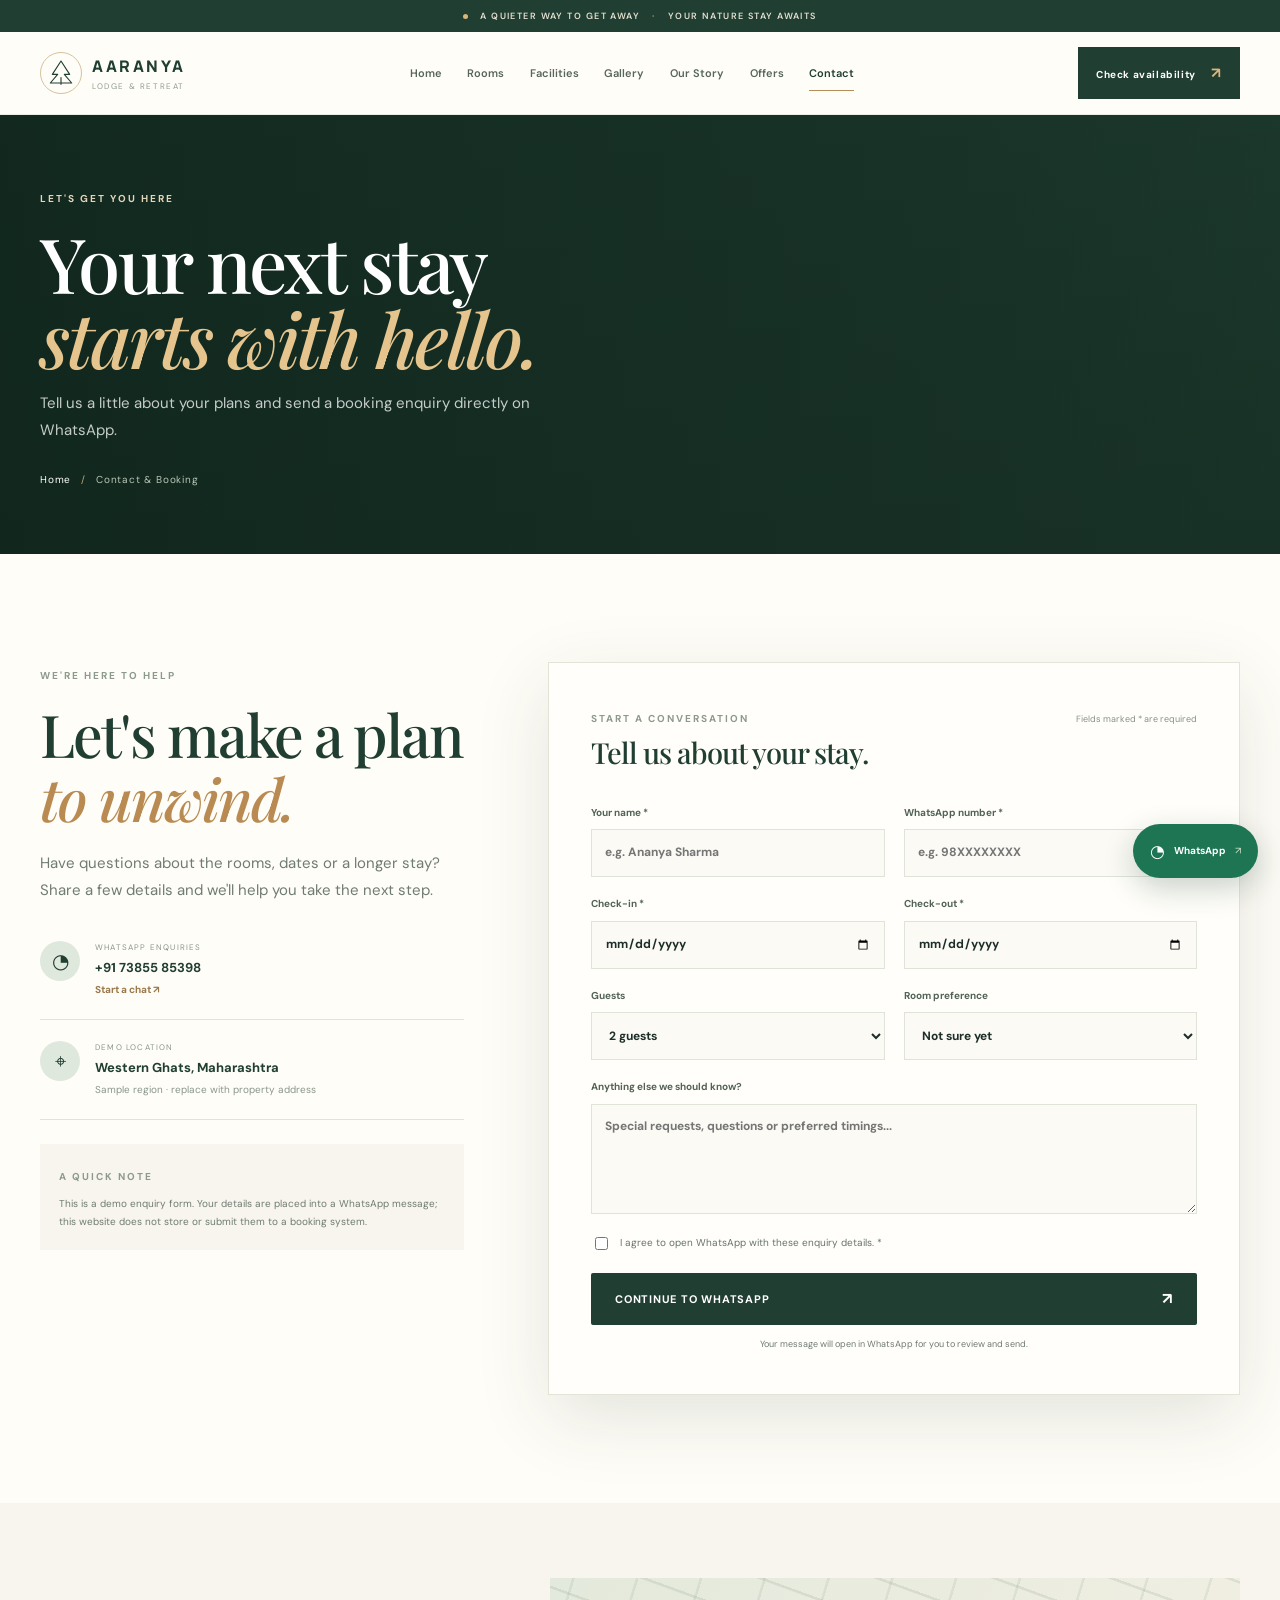
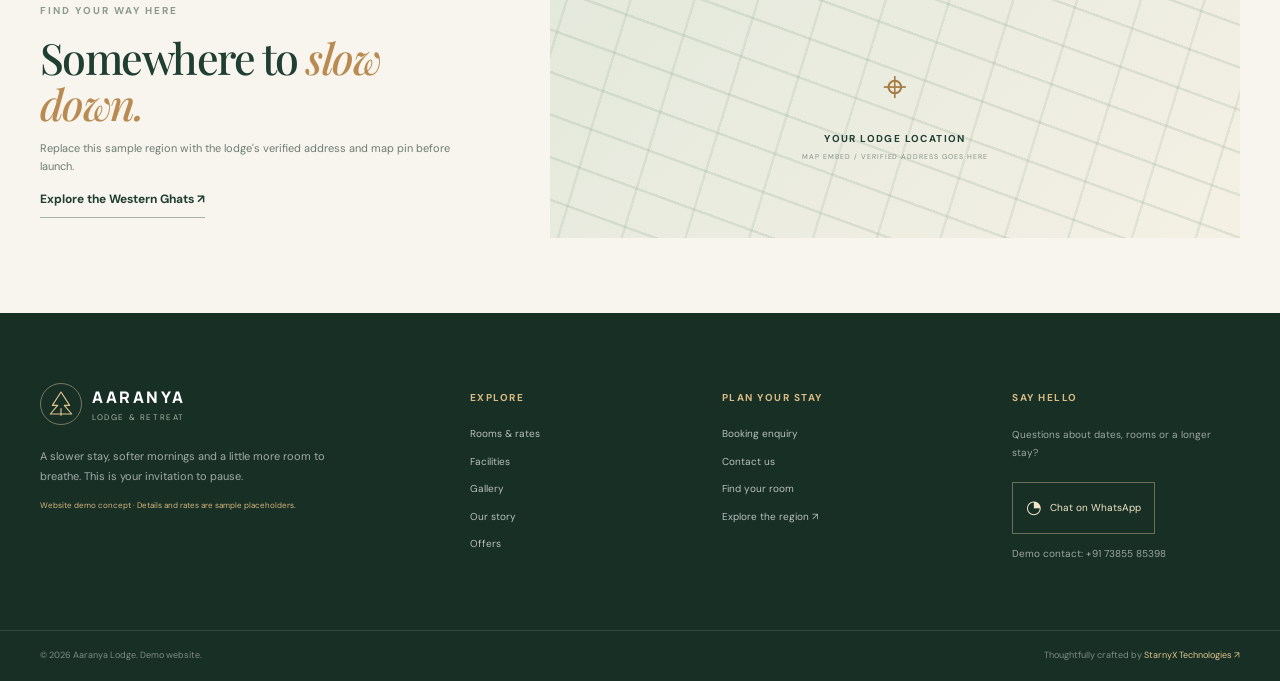
<file: contact.html>
<!doctype html>
<html lang="en"><head><meta charset="utf-8"><meta name="viewport" content="width=device-width, initial-scale=1"><meta name="theme-color" content="#203e32"><meta name="description" content="Aaranya Lodge is a nature-inspired lodge website demo with rooms, thoughtful comforts and WhatsApp booking enquiries."><meta property="og:title" content="Contact & Booking | Aaranya Lodge"><meta property="og:description" content="A slower stay, softer mornings and a little more room to breathe."><meta property="og:type" content="website"><link rel="icon" href="favicon.svg" type="image/svg+xml"><link rel="preconnect" href="https://fonts.googleapis.com"><link rel="preconnect" href="https://fonts.gstatic.com" crossorigin><link href="https://fonts.googleapis.com/css2?family=DM+Sans:wght@400;500;600;700&family=Manrope:wght@400;500;600;700;800&family=Playfair+Display:ital,wght@0,500;0,600;0,700;1,500;1,600&display=swap" rel="stylesheet"><link rel="stylesheet" href="styles.css"><title>Contact & Booking | Aaranya Lodge</title></head><body>
<div class="page-loader" role="status" aria-label="Preparing your stay">
  <div class="loader-inner">
    <div class="loader-art" aria-hidden="true">
      <svg viewBox="0 0 260 150" role="img">
        <circle class="loader-sun" cx="130" cy="55" r="23"/>
        <path class="loader-mountain back" d="M8 116 72 49l34 39 29-33 57 61Z"/>
        <path class="loader-mountain front" d="m76 117 52-59 55 59Z"/>
        <path class="loader-ground" d="M12 119q48-15 91 0t145 0v16H12Z"/>
        <path class="loader-cabin" d="m102 116 28-24 29 24v22h-57Z"/>
        <path class="loader-cabin-door" d="M124 119h13v19h-13z"/>
        <path class="loader-leaf leaf-a" d="M36 44q-20-19-20 2 12 9 20-2Z"/>
        <path class="loader-leaf leaf-b" d="M220 58q19-18 22 2-12 10-22-2Z"/>
      </svg>
    </div>
    <div class="loader-brand">AARANYA <span>LODGE</span></div>
    <p>A little moment of calm...</p>
    <div class="loader-progress"><i></i></div>
  </div>
</div><div class="announce"><span class="announce-dot"></span> A QUIETER WAY TO GET AWAY <span class="announce-divider">·</span> YOUR NATURE STAY AWAITS</div>
<header class="site-header">
 <div class="nav-shell">
  <a class="brand" href="index.html" aria-label="Aaranya Lodge home"><span class="brand-symbol"><svg viewBox="0 0 42 42" aria-hidden="true"><path d="M21 3 8 23h8L5 36h32L26 23h8L21 3Z"/><path d="M21 28v10"/></svg></span><span class="brand-type"><strong>AARANYA</strong><small>LODGE &amp; RETREAT</small></span></a>
  <button class="menu-toggle" aria-label="Open navigation" aria-expanded="false"><span></span><span></span><span></span></button>
  <nav class="main-nav" aria-label="Main navigation"><a href="index.html">Home</a><a href="rooms.html">Rooms</a><a href="facilities.html">Facilities</a><a href="gallery.html">Gallery</a><a href="about.html">Our Story</a><a href="offers.html">Offers</a><a href="contact.html">Contact</a></nav>
  <a class="nav-book" href="contact.html#booking">Check availability <span>↗</span></a>
 </div>
</header><main>
<section class="page-hero page-hero-contact"><div class="page-hero-bg" style="background-image:url(https://images.unsplash.com/photo-1761322026605-2d5d35b58d41?auto=format&fit=crop&w=1500&q=82)"></div><div class="page-hero-shade"></div><div class="wrap page-hero-content"><span class="eyebrow light">LET'S GET YOU HERE</span><h1>Your next stay<br><em>starts with hello.</em></h1><p>Tell us a little about your plans and send a booking enquiry directly on WhatsApp.</p><div class="crumb"><a href="index.html">Home</a><span>/</span> Contact &amp; Booking</div></div></section>
<section class="section wrap contact-layout"><div class="contact-copy"><span class="eyebrow">WE'RE HERE TO HELP</span><h2>Let's make a plan<br><em>to unwind.</em></h2><p>Have questions about the rooms, dates or a longer stay? Share a few details and we'll help you take the next step.</p><div class="contact-detail"><span class="contact-detail-icon">◔</span><div><small>WHATSAPP ENQUIRIES</small><b>+91 73855 85398</b><a href="https://wa.me/917385585398?text=Hello%20Aaranya%20Lodge%2C%20I%20have%20a%20question." target="_blank" rel="noopener">Start a chat ↗</a></div></div><div class="contact-detail"><span class="contact-detail-icon">⌖</span><div><small>DEMO LOCATION</small><b>Western Ghats, Maharashtra</b><span>Sample region · replace with property address</span></div></div><div class="contact-hours"><span class="eyebrow">A QUICK NOTE</span><p>This is a demo enquiry form. Your details are placed into a WhatsApp message; this website does not store or submit them to a booking system.</p></div></div>
<form class="booking-form" id="booking" data-whatsapp-form><div class="form-heading"><div><span class="eyebrow">START A CONVERSATION</span><h3>Tell us about your stay.</h3></div><small>Fields marked * are required</small></div><div class="form-grid"><label>Your name *<input name="name" type="text" placeholder="e.g. Ananya Sharma" required autocomplete="name"></label><label>WhatsApp number *<input name="phone" type="tel" placeholder="e.g. 98XXXXXXXX" required autocomplete="tel" pattern="[0-9+() -]{8,18}"></label><label>Check-in *<input name="checkin" type="date" required></label><label>Check-out *<input name="checkout" type="date" required></label><label>Guests<select name="guests" required><option value="2 guests">2 guests</option><option value="1 guest">1 guest</option><option value="3 guests">3 guests</option><option value="4 guests">4 guests</option><option value="5+ guests">5+ guests</option></select></label><label>Room preference<select name="room"><option value="Not sure yet">Not sure yet</option><option value="Garden Room">Garden Room</option><option value="Valley View Suite">Valley View Suite</option><option value="Family Lodge">Family Lodge</option></select></label><label class="full-field">Anything else we should know?<textarea name="notes" rows="4" placeholder="Special requests, questions or preferred timings..."></textarea></label></div><label class="consent-check"><input type="checkbox" name="consent" required><span>I agree to open WhatsApp with these enquiry details. *</span></label><button class="btn btn-dark form-submit" type="submit">Continue to WhatsApp <span>↗</span></button><p class="form-status" role="status" aria-live="polite">Your message will open in WhatsApp for you to review and send.</p></form></section>
<section class="contact-bottom"><div class="wrap contact-bottom-inner"><div><span class="eyebrow">FIND YOUR WAY HERE</span><h2>Somewhere to <em>slow down.</em></h2><p>Replace this sample region with the lodge's verified address and map pin before launch.</p><a class="text-link" href="https://www.google.com/maps/search/?api=1&query=Western+Ghats%2C+Maharashtra" target="_blank" rel="noopener">Explore the Western Ghats ↗</a></div><div class="map-placeholder"><div class="map-lines"></div><span class="map-pin">⌖</span><b>YOUR LODGE LOCATION</b><small>MAP EMBED / VERIFIED ADDRESS GOES HERE</small></div></div></section>
</main>
<footer class="site-footer">
 <div class="footer-top wrap"><div class="footer-brand-col"><a class="brand brand-footer" href="index.html"><span class="brand-symbol"><svg viewBox="0 0 42 42" aria-hidden="true"><path d="M21 3 8 23h8L5 36h32L26 23h8L21 3Z"/><path d="M21 28v10"/></svg></span><span class="brand-type"><strong>AARANYA</strong><small>LODGE &amp; RETREAT</small></span></a><p>A slower stay, softer mornings and a little more room to breathe. This is your invitation to pause.</p><span class="demo-note">Website demo concept · Details and rates are sample placeholders.</span></div>
 <div><h4>Explore</h4><a href="rooms.html">Rooms &amp; rates</a><a href="facilities.html">Facilities</a><a href="gallery.html">Gallery</a><a href="about.html">Our story</a><a href="offers.html">Offers</a></div>
 <div><h4>Plan your stay</h4><a href="contact.html#booking">Booking enquiry</a><a href="contact.html">Contact us</a><a href="rooms.html#room-list">Find your room</a><a href="https://www.google.com/maps/search/?api=1&query=Western+Ghats%2C+Maharashtra" target="_blank" rel="noopener">Explore the region ↗</a></div>
 <div><h4>Say hello</h4><p class="footer-muted">Questions about dates, rooms or a longer stay?</p><a class="footer-whatsapp" href="https://wa.me/917385585398?text=Hello%20Aaranya%20Lodge%2C%20I%20would%20like%20to%20enquire." target="_blank" rel="noopener"><span>◔</span> Chat on WhatsApp</a><p class="footer-muted small">Demo contact: +91 73855 85398</p></div></div>
 <div class="footer-bottom"><div class="wrap footer-bottom-inner"><span>© <span data-year></span> Aaranya Lodge. Demo website.</span><span>Thoughtfully crafted by <a href="https://starnyxtechnologies.in" target="_blank" rel="noopener">StarnyX Technologies ↗</a></span></div></div>
</footer><a class="floating-wa" href="https://wa.me/917385585398?text=Hello%20Aaranya%20Lodge%2C%20I%20would%20like%20to%20enquire." target="_blank" rel="noopener" aria-label="Chat with Aaranya Lodge on WhatsApp"><span>◔</span><b>WhatsApp</b><i>↗</i></a>
<script src="script.js" defer></script></body></html>
</file>
<file: styles.css>
/* Aaranya Lodge — responsive demo website */
:root{--forest:#203e32;--forest2:#2d5142;--forest3:#456b59;--sage:#dfe8dc;--cream:#f7f5ed;--sand:#eee9dc;--paper:#fffdf7;--gold:#d9b77b;--gold2:#e8d2a7;--ink:#1d2e28;--muted:#6f7c72;--line:#e3e3d8;--white:#fff;--shadow:0 22px 70px rgba(28,50,39,.12);--wrap:min(1200px,calc(100% - 56px));}
*{box-sizing:border-box}html{scroll-behavior:smooth;scroll-padding-top:90px}body{margin:0;background:var(--paper);color:var(--ink);font-family:'DM Sans',sans-serif;font-size:15px;line-height:1.65;-webkit-font-smoothing:antialiased}img{display:block;max-width:100%}a{color:inherit;text-decoration:none}button,input,select,textarea{font:inherit}button{cursor:pointer}.wrap{width:var(--wrap);margin-inline:auto}.center{text-align:center}.eyebrow{display:inline-flex;align-items:center;gap:10px;font-size:10px;font-weight:700;letter-spacing:.2em;color:#8c9a8d;text-transform:uppercase}.eyebrow.light{color:#e4d7b9}.eyebrow i,.announce-dot{display:inline-block;width:7px;height:7px;background:var(--gold);border-radius:50%;box-shadow:0 0 0 4px rgba(217,183,123,.15)}h1,h2,h3,p{margin-top:0}h1,h2,h3{font-family:'Playfair Display',serif;font-weight:500;letter-spacing:-.035em}h1 em,h2 em,h3 em{font-weight:500;color:#b98b52}h1{font-size:clamp(54px,7vw,94px);line-height:.99;margin:23px 0 22px}h2{font-size:clamp(38px,4.6vw,62px);line-height:1.08;margin:16px 0 20px}h3{font-size:28px;line-height:1.15;margin:8px 0 12px}p{color:var(--muted)}.btn{display:inline-flex;align-items:center;justify-content:center;gap:22px;min-height:52px;padding:0 23px;border:1px solid transparent;border-radius:2px;font-size:11px;font-weight:700;letter-spacing:.07em;text-transform:uppercase;transition:transform .25s,background .25s,border-color .25s,color .25s}.btn:hover{transform:translateY(-3px)}.btn span{font-size:16px}.btn-gold{background:var(--gold);color:#24372d}.btn-gold:hover{background:#ebd2a2}.btn-dark{background:var(--forest);color:white}.btn-dark:hover{background:#355c49}.btn-ghost{background:rgba(255,255,255,.08);border-color:rgba(255,255,255,.45);color:white}.btn-ghost:hover{background:rgba(255,255,255,.17)}.btn-outline-dark{color:var(--forest);border-color:#9ba99b;background:transparent}.btn-outline-dark:hover{background:var(--forest);color:white}.btn-large{min-height:60px;padding-inline:28px}.text-link{display:inline-flex;gap:15px;align-items:center;color:var(--forest);font-size:12px;font-weight:700;border-bottom:1px solid #a6b2a6;padding-bottom:7px}.text-link span{font-size:16px}.text-link-light{color:#f5ead1;border-color:rgba(245,234,209,.5)}
/* Loader */
.page-loader{position:fixed;inset:0;z-index:1000;background:#f7f5ed;display:grid;place-items:center;transition:opacity .55s ease,visibility .55s ease}.is-loaded .page-loader{opacity:0;visibility:hidden;pointer-events:none}.loader-inner{text-align:center;width:min(310px,80vw)}.loader-art{width:260px;max-width:100%;margin:0 auto 0}.loader-art svg{width:100%;overflow:visible}.loader-sun{fill:#d9b77b;transform-origin:130px 55px;animation:sunrise 1.35s ease-in-out infinite alternate}.loader-mountain{fill:#cad8c9}.loader-mountain.front{fill:#a7bda8}.loader-ground{fill:#688875}.loader-cabin{fill:#203e32}.loader-cabin-door{fill:#e9cf9c}.loader-leaf{fill:#b98b52;transform-origin:center;animation:leaf-float 2s ease-in-out infinite alternate}.leaf-b{animation-delay:.5s}.loader-brand{font:800 16px 'Manrope',sans-serif;letter-spacing:.2em;color:var(--forest)}.loader-brand span{font-weight:500;color:#ad8754}.loader-inner p{font-size:12px;margin:8px 0 16px;color:#718074}.loader-progress{height:2px;background:#dfe4d9;overflow:hidden}.loader-progress i{display:block;width:40%;height:100%;background:#b58f5c;animation:progress 1.15s ease-in-out infinite}@keyframes sunrise{from{transform:translateY(14px);opacity:.55}to{transform:translateY(-8px);opacity:1}}@keyframes leaf-float{from{transform:rotate(-15deg) translateY(0)}to{transform:rotate(15deg) translateY(-7px)}}@keyframes progress{0%{transform:translateX(-120%)}100%{transform:translateX(310%)}}
/* Header */
.announce{height:32px;background:var(--forest);color:#e4dfcf;display:flex;align-items:center;justify-content:center;gap:12px;font-size:9px;letter-spacing:.16em;font-weight:600}.announce-dot{width:5px;height:5px;box-shadow:none}.announce-divider{color:var(--gold)}.site-header{position:sticky;top:0;z-index:100;background:rgba(255,253,247,.96);backdrop-filter:blur(14px);border-bottom:1px solid rgba(32,62,50,.09)}.nav-shell{width:var(--wrap);min-height:82px;margin:auto;display:flex;align-items:center;justify-content:space-between;gap:26px}.brand{display:inline-flex;align-items:center;gap:10px;flex-shrink:0}.brand-symbol{width:42px;height:42px;display:grid;place-items:center;border:1px solid #d5c29c;border-radius:50%}.brand-symbol svg{width:28px;height:28px;fill:none;stroke:var(--forest);stroke-width:1.7;stroke-linecap:round;stroke-linejoin:round}.brand-type{display:flex;flex-direction:column;line-height:1.12}.brand-type strong{font:800 16px 'Manrope',sans-serif;letter-spacing:.16em;color:var(--forest)}.brand-type small{font-size:8px;letter-spacing:.2em;color:#8f9c90;margin-top:5px}.main-nav{display:flex;align-items:center;gap:clamp(14px,2vw,27px)}.main-nav a{position:relative;padding:31px 0;font-size:11px;font-weight:600;color:#56665b;white-space:nowrap}.main-nav a:after{content:'';position:absolute;left:0;right:100%;bottom:22px;height:1px;background:#b38e59;transition:right .25s}.main-nav a:hover:after,.main-nav a.active:after{right:0}.main-nav a.active{color:var(--forest)}.nav-book{background:var(--forest);color:white;padding:14px 18px;font-size:10px;letter-spacing:.06em;font-weight:700;white-space:nowrap}.nav-book span{color:var(--gold);margin-left:13px;font-size:15px}.menu-toggle{display:none;width:44px;height:44px;background:none;border:1px solid var(--line);padding:11px}.menu-toggle span{display:block;height:1px;background:var(--forest);margin:5px 0;transition:.2s}
/* Homepage hero */
.hero{position:relative;min-height:min(760px,calc(100svh - 114px));display:flex;align-items:center;overflow:hidden;background:#1b3329;color:white}.hero-photo,.page-hero-bg,.detail-hero-img,.experience-photo{position:absolute;inset:0;background-size:cover;background-position:center}.hero-photo{background-position:center 48%;transform:scale(1.025);animation:hero-settle 1.5s ease forwards}.hero-overlay,.page-hero-shade,.detail-hero-overlay,.experience-shade{position:absolute;inset:0;background:linear-gradient(90deg,rgba(12,31,23,.82) 0%,rgba(19,42,31,.65) 42%,rgba(13,33,26,.13) 100%),linear-gradient(0deg,rgba(14,30,23,.34),transparent 55%)}.hero-content{position:relative;z-index:1;display:flex;align-items:center;justify-content:space-between;padding:82px 0 100px}.hero-copy{max-width:690px}.hero h1{color:white}.hero h1 em{color:#e5c58d}.hero-copy>p{font-size:16px;line-height:1.8;color:rgba(255,255,255,.78);max-width:555px}.hero-actions{display:flex;flex-wrap:wrap;gap:12px;margin-top:32px}.hero-meta{display:flex;flex-wrap:wrap;gap:22px;margin-top:42px;color:#e2e7dc;font-size:10px;letter-spacing:.06em}.hero-note{width:190px;height:190px;border:1px solid rgba(232,210,167,.65);border-radius:50%;display:flex;flex-direction:column;justify-content:center;align-items:center;text-align:center;margin-right:4%;background:rgba(17,38,28,.23);backdrop-filter:blur(3px);transform:rotate(5deg)}.note-top,.note-bottom{font-size:8px;letter-spacing:.22em;color:#ead8b5}.hero-note strong{font:500 28px/1.05 'Playfair Display',serif;color:white;margin:12px 0}.hero-note strong em{color:#e4c18b}.hero-bottom{position:absolute;bottom:22px;left:0;right:0;z-index:2;display:flex;justify-content:space-between;color:rgba(255,255,255,.7);font-size:9px;letter-spacing:.16em}.hero-bottom a{color:rgba(255,255,255,.7)}@keyframes hero-settle{from{transform:scale(1.08);opacity:.6}to{transform:scale(1.025);opacity:1}}
.quick-strip{background:var(--cream);border-bottom:1px solid var(--line)}.quick-grid{display:grid;grid-template-columns:repeat(4,1fr);padding:23px 0;gap:20px}.quick-grid>div{display:flex;align-items:center;gap:13px;padding-left:18px;border-left:1px solid #dfe2d8}.quick-grid>div:first-child{border-left:0;padding-left:0}.quick-icon{width:38px;height:38px;border:1px solid #c8d3c7;color:var(--forest);display:grid;place-items:center;border-radius:50%;font-size:18px}.quick-grid b,.quick-grid small{display:block}.quick-grid b{font-size:11px;color:var(--forest)}.quick-grid small{font-size:10px;color:#8c978d;margin-top:3px}
/* Content sections */
.section{padding-top:108px;padding-bottom:108px}.welcome-section{display:grid;grid-template-columns:1.02fr .98fr;gap:9%;align-items:center}.welcome-photo{position:relative;min-height:525px}.welcome-photo>img{width:100%;height:525px;object-fit:cover}.photo-stamp{position:absolute;bottom:-28px;right:-24px;width:130px;height:130px;background:var(--gold);border-radius:50%;display:flex;flex-direction:column;align-items:center;justify-content:center;color:var(--forest);transform:rotate(-8deg)}.photo-stamp b,.photo-stamp small{font-size:8px;letter-spacing:.18em}.photo-stamp strong{font:600 20px 'Playfair Display',serif;letter-spacing:.04em}.welcome-copy{max-width:500px}.welcome-copy h2{color:var(--forest)}.welcome-copy p{line-height:1.9}.welcome-copy .text-link{margin-top:18px}.section-head{margin-bottom:45px}.section-head.split{display:flex;justify-content:space-between;align-items:end;gap:50px}.section-head.split>p{max-width:390px;margin-bottom:6px;line-height:1.85}.section-head h2{margin-bottom:0}.rooms-teaser{background:var(--cream)}.room-cards{display:grid;grid-template-columns:repeat(3,1fr);gap:24px}.room-card{background:var(--paper);border:1px solid #e8e4d9;min-width:0}.room-image{display:block;position:relative;overflow:hidden;height:270px;background:#dfe8dc}.room-image img{width:100%;height:100%;object-fit:cover;transition:transform .7s}.room-card:hover .room-image img{transform:scale(1.05)}.room-label{position:absolute;left:18px;top:18px;padding:8px 11px;background:#e8d2a7;color:var(--forest);font-size:8px;letter-spacing:.13em;font-weight:700}.room-label-soft{background:rgba(255,253,247,.88)}.room-info{padding:23px 24px 22px}.room-top{display:flex;justify-content:space-between;font-size:8px;letter-spacing:.13em;color:#91a092}.room-info h3{margin:13px 0 9px;color:var(--forest)}.room-info p{font-size:12px;line-height:1.75;min-height:42px}.room-foot{display:flex;justify-content:space-between;align-items:center;border-top:1px solid var(--line);padding-top:16px;margin-top:18px;gap:8px}.room-foot span{font-size:10px;color:#778379}.room-foot b{font:600 18px 'Playfair Display',serif;color:var(--forest)}.room-foot a{font-size:10px;font-weight:700;color:var(--forest);white-space:nowrap}.center-line{display:flex;justify-content:center;align-items:center;gap:20px;margin-top:36px}.center-line small{font-size:10px;color:#879389}.experience-band{min-height:520px;position:relative;display:flex;align-items:center;overflow:hidden;background:#1f382d;color:white}.experience-photo{background-position:center 60%}.experience-shade{background:linear-gradient(90deg,rgba(16,37,27,.83),rgba(18,42,31,.38) 70%)}.experience-content{position:relative;padding-top:90px;padding-bottom:90px}.experience-content h2{font-size:clamp(46px,5.5vw,72px);color:white}.experience-content h2 em{color:#e5c58d}.experience-content p{max-width:480px;color:rgba(255,255,255,.75);line-height:1.85}.experience-content .btn{margin-top:18px}.gallery-teaser{padding-top:100px;padding-bottom:110px}.gallery-preview{display:grid;grid-template-columns:1.25fr 1fr 1fr;gap:18px}.gallery-tile{height:260px;position:relative;overflow:hidden;background:#dfe8dc}.gallery-tile.tall{height:330px;grid-row:span 2}.gallery-tile img{width:100%;height:100%;object-fit:cover;transition:transform .7s}.gallery-tile:hover img{transform:scale(1.05)}.gallery-tile:after{content:'';position:absolute;inset:40% 0 0;background:linear-gradient(transparent,rgba(12,28,20,.65))}.gallery-tile span{position:absolute;z-index:1;bottom:18px;left:20px;color:white;font-size:9px;letter-spacing:.15em}.closing-cta{background:var(--forest);color:white;padding:75px 0}.closing-inner{display:flex;align-items:center;justify-content:space-between;gap:35px}.closing-inner h2{font-size:clamp(36px,4vw,54px);margin:13px 0}.closing-inner h2 em{color:#e5c58d}.closing-inner p{color:rgba(255,255,255,.7);margin-bottom:0}
/* Page heroes */
.page-hero{position:relative;min-height:420px;display:flex;align-items:center;overflow:hidden;background:var(--forest);color:white}.page-hero-bg{background-position:center 55%}.page-hero-shade{background:linear-gradient(90deg,rgba(15,36,27,.82),rgba(20,42,32,.38)),linear-gradient(0deg,rgba(12,29,21,.25),transparent)}.page-hero-content{position:relative;z-index:1;padding-top:70px;padding-bottom:65px}.page-hero h1{font-size:clamp(48px,6vw,76px);margin:15px 0}.page-hero h1 em{color:#e5c58d}.page-hero p{color:rgba(255,255,255,.76);max-width:540px;line-height:1.8}.crumb{display:flex;gap:10px;align-items:center;margin-top:28px;color:#bac7b9;font-size:10px;letter-spacing:.08em}.crumb a{color:white}.crumb span{color:#c4a875}.crumb-light{color:rgba(255,255,255,.65);margin:0 0 45px}
/* Room list/details */
.room-list-grid{display:grid;gap:26px}.room-list-card{display:grid;grid-template-columns:.95fr 1.05fr;background:var(--cream);border:1px solid #e7e6dc}.room-list-img{height:340px;position:relative;overflow:hidden}.room-list-img img{width:100%;height:100%;object-fit:cover;transition:transform .6s}.room-list-card:hover img{transform:scale(1.04)}.room-list-img>span{position:absolute;top:18px;left:18px;background:var(--gold);padding:8px 12px;font-size:9px;letter-spacing:.14em}.room-list-copy{padding:34px 42px;align-self:center}.room-list-title{display:flex;justify-content:space-between;gap:20px;align-items:end}.room-list-title h3{font-size:34px;color:var(--forest);margin:6px 0 0}.room-list-title>strong{font:600 21px 'Playfair Display',serif;color:var(--forest);white-space:nowrap}.room-list-title>strong small{font:400 10px 'DM Sans',sans-serif;color:#829083}.room-list-copy>p{font-size:13px;line-height:1.85;margin:20px 0}.amenity-row{display:flex;flex-wrap:wrap;gap:14px;padding:14px 0;border-top:1px solid #dedfd5;border-bottom:1px solid #dedfd5;color:#69776c;font-size:10px;margin-bottom:18px}.notice-panel{display:flex;gap:18px;padding:23px;background:#f4f0e5;border:1px solid #e4ddca;margin-top:38px}.notice-icon{flex:0 0 34px;height:34px;border:1px solid #d5c39e;border-radius:50%;display:grid;place-items:center;color:#a47d44}.notice-panel b{font-size:12px;color:var(--forest)}.notice-panel p{font-size:11px;line-height:1.75;margin:5px 0 0}.simple-cta{background:var(--forest);color:white;padding:48px 0}.simple-cta-inner{display:flex;align-items:center;justify-content:space-between;gap:30px}.simple-cta h2{font-size:clamp(34px,4vw,48px);margin:10px 0 0}.simple-cta h2 em{color:#e5c58d}.detail-hero{min-height:540px;position:relative;display:flex;align-items:end;color:white;background:#233c30;overflow:hidden}.detail-hero-img{background-position:center 48%}.detail-hero-overlay{background:linear-gradient(90deg,rgba(12,31,23,.82),rgba(17,39,29,.4)),linear-gradient(0deg,rgba(10,25,19,.5),transparent)}.detail-hero-copy{position:relative;padding-top:30px;padding-bottom:65px}.detail-hero h1{font-size:clamp(58px,7vw,86px);margin:15px 0}.detail-hero h1 em{color:#e5c58d}.detail-hero-copy>p{color:rgba(255,255,255,.75);max-width:480px}.detail-pills{display:flex;gap:10px;flex-wrap:wrap;margin-top:25px}.detail-pills span{border:1px solid rgba(255,255,255,.35);padding:8px 13px;font-size:9px;letter-spacing:.08em;color:#f4ead6}.detail-main{display:grid;grid-template-columns:1.05fr .85fr;gap:9%;align-items:start}.detail-copy h2{color:var(--forest)}.detail-copy>p{line-height:1.9}.detail-facts{display:grid;grid-template-columns:1fr 1fr;gap:19px;padding:25px 0;margin:25px 0;border-top:1px solid var(--line);border-bottom:1px solid var(--line)}.detail-facts small,.detail-facts b{display:block}.detail-facts small{font-size:8px;letter-spacing:.16em;color:#8a988b;margin-bottom:6px}.detail-facts b{font-size:12px;color:var(--forest)}.detail-side-image{height:300px;overflow:hidden}.detail-side-image img{width:100%;height:100%;object-fit:cover}.included-card{background:var(--cream);padding:27px;margin-top:18px}.included-card h3{font-size:24px;color:var(--forest);margin:9px 0}.included-card ul{list-style:none;padding:0;margin:16px 0}.included-card li{padding:9px 0;border-bottom:1px solid #e3e3d8;font-size:11px;color:#657468}.included-card li:before{content:'✓';color:#ad8754;margin-right:10px}.included-card small{font-size:9px;color:#89948a}.other-room-band{background:#f0eee4;padding:60px 0}.other-room-inner{display:flex;align-items:center;justify-content:space-between;gap:30px}.other-room-inner h2{font-size:clamp(34px,4vw,46px);margin:8px 0 0}
/* Facilities */
.facility-grid{display:grid;grid-template-columns:repeat(3,1fr);gap:15px}.facility-card{padding:28px 28px 26px;border:1px solid var(--line);background:#fffefa;min-height:205px;transition:transform .25s,box-shadow .25s}.facility-card:hover{transform:translateY(-4px);box-shadow:var(--shadow)}.facility-icon{width:42px;height:42px;display:grid;place-items:center;background:var(--sage);border-radius:50%;font-size:20px;color:var(--forest)}.facility-card h3{font-size:23px;color:var(--forest);margin:16px 0 8px}.facility-card p{font-size:11px;line-height:1.8;margin-bottom:16px}.facility-card small{font-size:8px;letter-spacing:.16em;color:#a18354}.facility-feature{display:grid;grid-template-columns:1.1fr .9fr;margin-top:58px;background:var(--forest);color:white}.facility-feature-img{min-height:400px}.facility-feature-img img{height:100%;width:100%;object-fit:cover}.facility-feature-copy{padding:54px;align-self:center}.facility-feature-copy h2{color:white}.facility-feature-copy h2 em{color:#e5c58d}.facility-feature-copy p{color:rgba(255,255,255,.72);line-height:1.85}.facility-feature-copy .text-link{margin-top:14px}
/* Gallery */
.gallery-grid{display:grid;grid-template-columns:repeat(3,1fr);gap:17px}.gallery-shot{position:relative;height:285px;padding:0;border:0;text-align:left;overflow:hidden;background:#e2e8dd}.gallery-shot:nth-child(1),.gallery-shot:nth-child(6){height:360px}.gallery-shot img{width:100%;height:100%;object-fit:cover;transition:transform .6s}.gallery-shot:hover img{transform:scale(1.06)}.gallery-shot:after{content:'';position:absolute;inset:45% 0 0;background:linear-gradient(transparent,rgba(12,28,20,.7))}.gallery-shot>span{position:absolute;z-index:1;bottom:17px;left:19px;right:19px;color:white;display:flex;align-items:end;justify-content:space-between;gap:10px}.gallery-shot small,.gallery-shot b{display:block}.gallery-shot small{font-size:8px;letter-spacing:.17em;text-transform:uppercase;color:#e5d4af}.gallery-shot b{font:500 19px 'Playfair Display',serif}.gallery-shot i{font-style:normal;font-size:17px}.gallery-caption-note{font-size:10px;color:#89948a;margin-top:22px}.lightbox{position:fixed;inset:0;background:rgba(9,20,15,.94);z-index:500;display:flex;align-items:center;justify-content:center;padding:60px 90px;opacity:0;visibility:hidden;transition:.25s}.lightbox.open{opacity:1;visibility:visible}.lightbox figure{margin:0;max-width:min(1000px,85vw);max-height:82vh;text-align:center}.lightbox figure img{max-height:75vh;max-width:100%;object-fit:contain}.lightbox figcaption{color:#eee6d5;font-size:11px;margin-top:13px;letter-spacing:.08em}.lightbox button{position:absolute;background:none;border:1px solid rgba(255,255,255,.4);color:white;width:42px;height:42px;font-size:28px;line-height:1}.lightbox-close{top:25px;right:30px}.lightbox-prev{left:25px;top:50%;transform:translateY(-50%)}.lightbox-next{right:25px;top:50%;transform:translateY(-50%)}
/* About */
.about-intro{display:grid;grid-template-columns:.9fr 1.1fr;gap:10%;align-items:center}.about-intro-copy h2{color:var(--forest)}.about-intro-copy p{line-height:1.9}.about-intro-copy .text-link{margin-top:16px}.about-photo-stack{height:500px;position:relative;padding-right:75px;padding-bottom:65px}.about-photo-main{width:100%;height:100%;object-fit:cover}.about-photo-small{position:absolute;right:0;bottom:0;width:48%;height:195px;object-fit:cover;border:10px solid var(--paper)}.about-photo-label{position:absolute;top:22px;right:0;writing-mode:vertical-rl;background:var(--gold);padding:13px 9px;font-size:8px;letter-spacing:.18em;color:var(--forest)}.values-band{background:var(--forest);padding:90px 0;color:white}.section-head.centered{text-align:center}.section-head.centered h2{color:white}.section-head.centered h2 em{color:#e5c58d}.values-grid{display:grid;grid-template-columns:repeat(3,1fr);gap:50px;margin-top:46px}.values-grid article{border-top:1px solid rgba(255,255,255,.25);padding-top:23px}.values-grid article>span{font-size:10px;color:#d6b77e;letter-spacing:.15em}.values-grid h3{font-size:25px;color:white;margin-top:17px}.values-grid p{font-size:12px;color:rgba(255,255,255,.65);line-height:1.8}.about-last{display:grid;grid-template-columns:1.1fr .9fr;gap:9%;align-items:center}.about-last-img{height:390px}.about-last-img img{width:100%;height:100%;object-fit:cover}.about-last h2{color:var(--forest)}.about-last p{line-height:1.9}.about-last .btn{margin-top:15px}
/* Offers */
.offer-grid{display:grid;grid-template-columns:repeat(3,1fr);gap:18px}.offer-card{background:var(--cream);border:1px solid #e3e2d8}.offer-image{height:225px;position:relative;overflow:hidden}.offer-image img{width:100%;height:100%;object-fit:cover}.offer-image>span{position:absolute;top:16px;left:16px;background:var(--gold);padding:8px 11px;font-size:8px;letter-spacing:.14em;color:var(--forest);font-weight:700}.offer-content{padding:24px}.offer-content h3{font-size:26px;color:var(--forest);margin:8px 0}.offer-content>p{font-size:11px;line-height:1.8;min-height:52px}.offer-content ul{padding:0;list-style:none;margin:18px 0}.offer-content li{padding:7px 0;border-bottom:1px solid #dddcd1;font-size:10px;color:#6f7c72}.offer-content li:before{content:'✓';color:#a9844d;margin-right:9px}.offer-bottom{display:flex;align-items:center;justify-content:space-between;border-top:1px solid #d9ddd2;padding-top:15px}.offer-bottom b{font:600 18px 'Playfair Display',serif;color:var(--forest)}.offer-bottom a{font-size:10px;font-weight:700;color:var(--forest)}
/* Contact */
.contact-layout{display:grid;grid-template-columns:.76fr 1.24fr;gap:7%;align-items:start}.contact-copy h2{color:var(--forest)}.contact-copy>p{line-height:1.85}.contact-detail{display:flex;gap:15px;padding:21px 0;border-bottom:1px solid var(--line)}.contact-detail-icon{width:40px;height:40px;flex:0 0 40px;border-radius:50%;background:var(--sage);display:grid;place-items:center;color:var(--forest);font-size:20px}.contact-detail small,.contact-detail b,.contact-detail a,.contact-detail span:not(.contact-detail-icon){display:block}.contact-detail small{font-size:8px;letter-spacing:.15em;color:#89968b}.contact-detail b{font-size:13px;color:var(--forest);margin:3px 0}.contact-detail a{font-size:10px;color:#9a784a;font-weight:700}.contact-detail div>span{font-size:10px;color:#89968b}.contact-hours{margin-top:24px;padding:19px;background:var(--cream)}.contact-hours p{font-size:10px;line-height:1.8;margin:7px 0 0}.booking-form{background:#fffefa;border:1px solid var(--line);box-shadow:var(--shadow);padding:clamp(24px,4vw,42px)}.form-heading{display:flex;justify-content:space-between;align-items:start;gap:20px;margin-bottom:28px}.form-heading h3{font-size:29px;color:var(--forest);margin:7px 0}.form-heading>small{font-size:9px;color:#879288;padding-top:7px}.form-grid{display:grid;grid-template-columns:1fr 1fr;gap:19px}.form-grid label{display:flex;flex-direction:column;gap:8px;font-size:10px;font-weight:700;color:#526356}.form-grid input,.form-grid select,.form-grid textarea{width:100%;background:#fbfaf5;border:1px solid #dfe3d8;border-radius:0;min-height:48px;padding:12px 13px;color:var(--ink);outline:none;font-size:12px}.form-grid textarea{resize:vertical;min-height:110px}.form-grid input:focus,.form-grid select:focus,.form-grid textarea:focus{border-color:#9fb39f;box-shadow:0 0 0 3px rgba(159,179,159,.16)}.full-field{grid-column:1/-1}.consent-check{display:flex;align-items:center;gap:9px;margin:20px 0;font-size:10px;color:#667469}.consent-check input{accent-color:var(--forest)}.form-submit{width:100%;justify-content:space-between}.form-status{font-size:9px;text-align:center;margin:12px 0 0}.contact-bottom{background:var(--cream);padding:75px 0}.contact-bottom-inner{display:grid;grid-template-columns:.75fr 1.25fr;gap:8%;align-items:center}.contact-bottom h2{font-size:43px;color:var(--forest);margin:12px 0}.contact-bottom p{font-size:11px}.map-placeholder{height:260px;background:linear-gradient(135deg,#e3e9dc,#f4f0e4);position:relative;display:flex;align-items:center;justify-content:center;flex-direction:column;overflow:hidden;color:var(--forest)}.map-lines{position:absolute;inset:-30%;background:repeating-linear-gradient(28deg,transparent 0 37px,rgba(112,140,115,.16) 38px 40px),repeating-linear-gradient(115deg,transparent 0 58px,rgba(112,140,115,.13) 59px 61px);transform:rotate(-8deg)}.map-pin{position:relative;font-size:42px;color:#a77c43}.map-placeholder b,.map-placeholder small{position:relative;letter-spacing:.14em}.map-placeholder b{font-size:10px;margin-top:9px}.map-placeholder small{font-size:7px;color:#849186;margin-top:4px}
/* Footer */
.site-footer{background:#172f25;color:#f3f0e7}.footer-top{display:grid;grid-template-columns:1.5fr .8fr .95fr .9fr;gap:50px;padding-top:70px;padding-bottom:58px}.brand-footer .brand-symbol{border-color:rgba(232,210,167,.45)}.brand-footer .brand-symbol svg{stroke:#e3c58e}.brand-footer .brand-type strong{color:white}.brand-footer .brand-type small{color:#a8b4a7}.footer-brand-col>p{max-width:290px;color:rgba(255,255,255,.6);font-size:11px;line-height:1.8;margin:22px 0 12px}.demo-note{display:block;color:#d6b77e;font-size:8px;line-height:1.6;max-width:300px}.footer-top h4{font-size:10px;letter-spacing:.15em;text-transform:uppercase;color:#d9bb83;margin:7px 0 20px}.footer-top>div:not(:first-child)>a{display:block;color:rgba(255,255,255,.7);font-size:10px;margin:11px 0}.footer-top>div:not(:first-child)>a:hover{color:#e5c58d}.footer-top p.footer-muted{font-size:10px;line-height:1.75;color:rgba(255,255,255,.58)}.footer-whatsapp{display:inline-flex!important;align-items:center;gap:8px;padding:10px 13px;border:1px solid rgba(232,210,167,.4);color:#f3e5c8!important}.footer-whatsapp span{font-size:18px}.footer-bottom{border-top:1px solid rgba(255,255,255,.12)}.footer-bottom-inner{display:flex;justify-content:space-between;gap:20px;padding-top:17px;padding-bottom:18px;color:rgba(255,255,255,.45);font-size:9px}.footer-bottom a{color:#e3c58e}.floating-wa{position:fixed;z-index:90;right:22px;bottom:22px;display:flex;align-items:center;gap:9px;padding:13px 17px;background:#1d7554;color:white;border-radius:50px;box-shadow:0 10px 30px rgba(12,51,34,.22);font-size:10px}.floating-wa span{font-size:17px}.floating-wa i{font-style:normal;color:#cce3c9}
/* 404 */
.notfound{min-height:65vh;display:flex;flex-direction:column;align-items:flex-start;justify-content:center;padding-top:80px;padding-bottom:80px}.notfound h1{font-size:clamp(54px,7vw,84px);color:var(--forest)}.notfound p{max-width:430px}.notfound-art{display:flex;gap:25px;align-self:flex-end;color:#9fb29f;font-size:40px;opacity:.6}
@media(max-width:1100px){:root{--wrap:min(100% - 44px,1020px)}.main-nav{gap:14px}.main-nav a{font-size:10px}.nav-book{padding:13px 14px}.hero-note{width:155px;height:155px;margin-right:0}.hero-note strong{font-size:24px}.room-image{height:230px}.room-info{padding:20px}.room-foot{align-items:flex-start;flex-direction:column}.footer-top{gap:28px}}
@media(max-width:860px){:root{--wrap:calc(100% - 40px)}.nav-shell{min-height:74px}.menu-toggle{display:block;margin-left:auto}.nav-book{display:none}.main-nav{display:none;position:absolute;left:0;right:0;top:100%;background:var(--paper);padding:10px 22px 22px;border-bottom:1px solid var(--line);box-shadow:0 18px 25px rgba(20,40,30,.08);flex-direction:column;align-items:stretch;gap:0}.main-nav.open{display:flex}.main-nav a{padding:13px 4px;border-bottom:1px solid #edf0e9;font-size:12px}.main-nav a:after{display:none}.menu-toggle[aria-expanded=true] span:nth-child(1){transform:translateY(6px) rotate(45deg)}.menu-toggle[aria-expanded=true] span:nth-child(2){opacity:0}.menu-toggle[aria-expanded=true] span:nth-child(3){transform:translateY(-6px) rotate(-45deg)}.hero{min-height:690px}.hero-content{padding-top:90px;padding-bottom:110px}.hero-note{width:130px;height:130px;position:absolute;right:20px;bottom:92px}.note-top,.note-bottom{font-size:6px}.hero-note strong{font-size:20px;margin:8px 0}.quick-grid{grid-template-columns:repeat(2,1fr);gap:18px}.quick-grid>div:nth-child(3){border-left:0;padding-left:0}.welcome-section{grid-template-columns:1fr 1fr;gap:7%}.welcome-photo,.welcome-photo>img{height:430px;min-height:430px}.room-cards{grid-template-columns:repeat(2,1fr)}.room-card:last-child{display:none}.gallery-preview{grid-template-columns:1fr 1fr}.gallery-tile.tall{height:300px;grid-row:span 1}.gallery-tile{height:230px}.section{padding-top:80px;padding-bottom:80px}.room-list-card{grid-template-columns:.9fr 1.1fr}.room-list-img{height:360px}.room-list-copy{padding:25px}.facility-grid{grid-template-columns:repeat(2,1fr)}.gallery-grid{grid-template-columns:repeat(2,1fr)}.gallery-shot,.gallery-shot:nth-child(1),.gallery-shot:nth-child(6){height:260px}.about-intro{gap:6%}.about-photo-stack{height:430px;padding-right:48px;padding-bottom:48px}.about-photo-small{height:155px}.offer-grid{grid-template-columns:repeat(2,1fr)}.offer-card:last-child{display:none}.contact-layout{grid-template-columns:1fr;gap:40px}.contact-copy{max-width:630px}.contact-bottom-inner{grid-template-columns:1fr 1.2fr;gap:5%}.footer-top{grid-template-columns:1.5fr 1fr 1fr;row-gap:40px}.footer-top>div:last-child{grid-column:2/4}}
@media(max-width:600px){:root{--wrap:calc(100% - 36px)}.announce{font-size:8px;letter-spacing:.1em;height:29px}.brand-symbol{width:38px;height:38px}.brand-type strong{font-size:14px}.nav-shell{min-height:68px}.hero{min-height:720px}.hero-overlay{background:linear-gradient(90deg,rgba(12,31,23,.83),rgba(19,42,31,.48)),linear-gradient(0deg,rgba(14,30,23,.4),transparent 60%)}.hero-content{padding-top:75px;padding-bottom:125px;align-items:flex-start}.hero-copy{max-width:100%}.hero h1{font-size:clamp(52px,14vw,72px);margin:18px 0}.hero-copy>p{font-size:14px;max-width:440px}.hero-actions{margin-top:25px;gap:9px}.hero-actions .btn{min-height:48px;padding-inline:15px;font-size:9px;gap:12px}.hero-meta{gap:11px;margin-top:28px;font-size:8px}.hero-note{width:108px;height:108px;right:18px;bottom:80px}.hero-note strong{font-size:17px}.hero-bottom{font-size:7px;letter-spacing:.1em;bottom:16px}.quick-grid{gap:15px;padding:17px 0}.quick-grid>div{padding-left:11px;gap:9px}.quick-icon{width:31px;height:31px;font-size:15px}.quick-grid b{font-size:9px}.quick-grid small{font-size:8px}.section{padding-top:65px;padding-bottom:65px}.welcome-section{grid-template-columns:1fr;gap:48px}.welcome-photo,.welcome-photo>img{height:340px;min-height:340px}.photo-stamp{right:-8px;bottom:-24px;width:105px;height:105px}.photo-stamp strong{font-size:16px}.welcome-copy h2{font-size:42px}.section-head{margin-bottom:28px}.section-head.split{display:block}.section-head.split>p{margin-top:16px}.room-cards{grid-template-columns:1fr;gap:18px}.room-card:last-child{display:block}.room-image{height:260px}.room-info{padding:21px}.room-info p{min-height:0}.room-foot{flex-direction:row;align-items:center}.center-line{flex-direction:column;gap:10px}.experience-band{min-height:500px}.experience-content{padding-top:70px;padding-bottom:70px}.experience-content h2{font-size:47px}.gallery-preview{grid-template-columns:1fr 1fr;gap:10px}.gallery-tile,.gallery-tile.tall{height:190px}.gallery-tile:first-child{grid-column:1/-1;height:240px}.gallery-tile span{left:12px;bottom:13px;font-size:7px}.closing-cta{padding:54px 0}.closing-inner{display:block}.closing-inner h2{font-size:39px}.closing-inner .btn{margin-top:25px}.page-hero{min-height:365px}.page-hero-content{padding-top:55px;padding-bottom:45px}.page-hero h1{font-size:52px}.page-hero p{font-size:12px}.crumb{margin-top:20px}.room-list-card{grid-template-columns:1fr}.room-list-img{height:245px}.room-list-copy{padding:23px}.room-list-title{align-items:start}.room-list-title h3{font-size:29px}.room-list-title>strong{font-size:17px}.amenity-row{gap:10px}.notice-panel{padding:16px;gap:12px}.simple-cta{padding:38px 0}.simple-cta-inner,.other-room-inner{display:block}.simple-cta .btn,.other-room-inner .btn{margin-top:22px}.detail-hero{min-height:525px}.detail-hero-copy{padding-bottom:48px}.detail-hero h1{font-size:61px}.crumb-light{margin-bottom:40px}.detail-main{grid-template-columns:1fr;gap:42px}.detail-facts{gap:16px}.detail-side-image{height:240px}.other-room-band{padding:45px 0}.facility-grid{grid-template-columns:1fr}.facility-card{min-height:0;padding:24px}.facility-feature{grid-template-columns:1fr}.facility-feature-img{min-height:240px;height:240px}.facility-feature-copy{padding:31px 25px}.gallery-grid{grid-template-columns:1fr 1fr;gap:10px}.gallery-shot,.gallery-shot:nth-child(1),.gallery-shot:nth-child(6){height:205px}.gallery-shot b{font-size:15px}.gallery-shot>span{left:11px;right:11px;bottom:12px}.gallery-shot small{font-size:7px}.lightbox{padding:50px 15px}.lightbox figure{max-width:94vw}.lightbox-prev{left:8px}.lightbox-next{right:8px}.lightbox button{width:34px;height:34px;font-size:23px}.about-intro{grid-template-columns:1fr;gap:45px}.about-intro-copy h2{font-size:43px}.about-photo-stack{height:340px;padding-right:35px;padding-bottom:40px}.about-photo-small{height:130px;border-width:6px}.values-band{padding:65px 0}.values-grid{grid-template-columns:1fr;gap:22px;margin-top:30px}.values-grid article{padding-top:17px}.values-grid h3{margin:8px 0}.about-last{grid-template-columns:1fr;gap:30px}.about-last-img{height:260px}.offer-grid{grid-template-columns:1fr}.offer-card:last-child{display:block}.offer-image{height:220px}.offer-content{padding:22px}.contact-layout{gap:30px}.booking-form{padding:22px 17px}.form-heading{display:block;margin-bottom:21px}.form-heading>small{display:block;padding-top:0}.form-heading h3{font-size:25px}.form-grid{grid-template-columns:1fr;gap:14px}.full-field{grid-column:auto}.form-grid input,.form-grid select{min-height:46px}.contact-bottom{padding:55px 0}.contact-bottom-inner{grid-template-columns:1fr;gap:25px}.contact-bottom h2{font-size:39px}.map-placeholder{height:220px}.footer-top{grid-template-columns:1fr 1fr;gap:30px;padding-top:50px;padding-bottom:40px}.footer-brand-col{grid-column:1/-1}.footer-top>div:last-child{grid-column:auto}.footer-bottom-inner{flex-direction:column;gap:8px;padding:15px 0}.floating-wa{right:13px;bottom:13px;padding:10px 14px;font-size:9px}.notfound{min-height:70vh}.notfound-art{font-size:30px;gap:14px}}
@media(max-width:360px){:root{--wrap:calc(100% - 28px)}.brand-type strong{font-size:12px}.hero h1{font-size:48px}.hero-meta{display:grid;gap:7px}.room-foot{align-items:flex-start;flex-direction:column}.form-grid label{font-size:9px}.footer-top{gap:23px}.footer-top h4{font-size:9px}}
@media(prefers-reduced-motion:reduce){*,*::before,*::after{scroll-behavior:auto!important;animation-duration:.01ms!important;animation-iteration-count:1!important;transition-duration:.01ms!important}.hero-photo{animation:none}.page-loader{display:none}}
</file>
